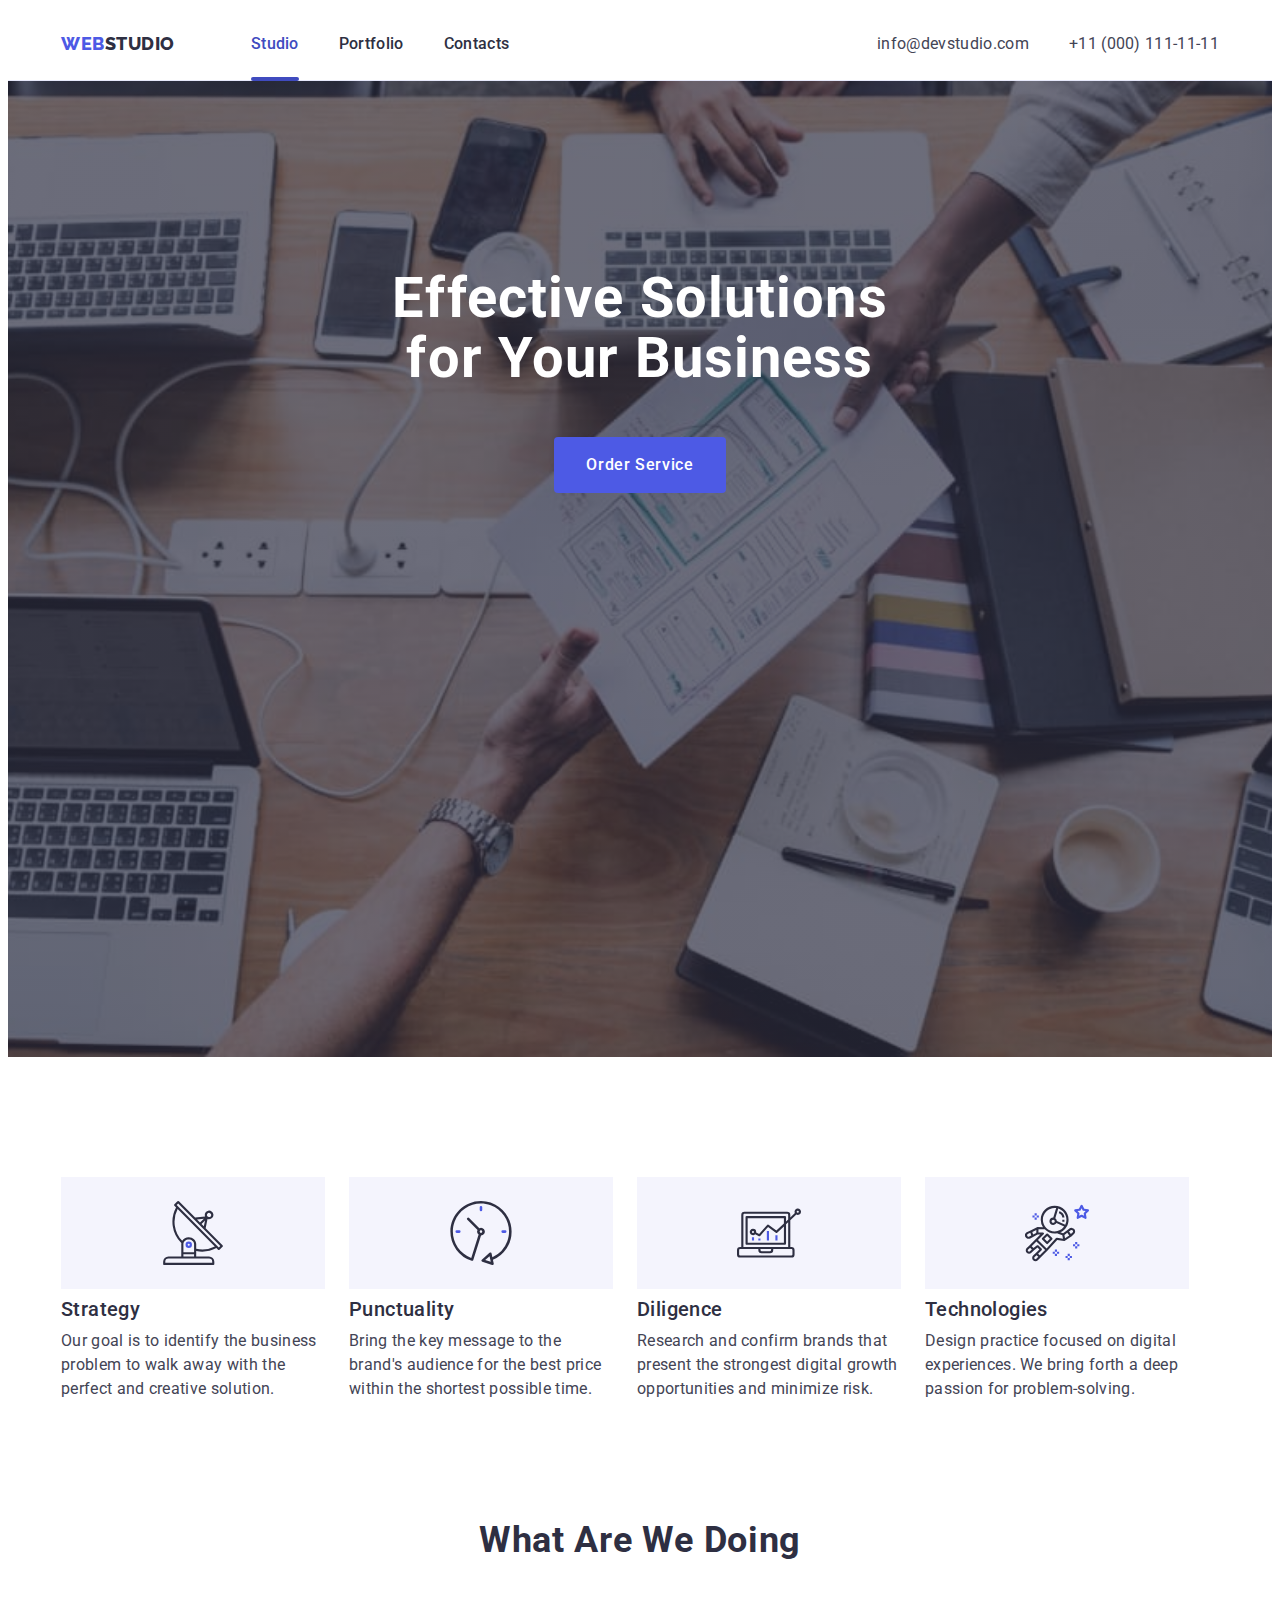
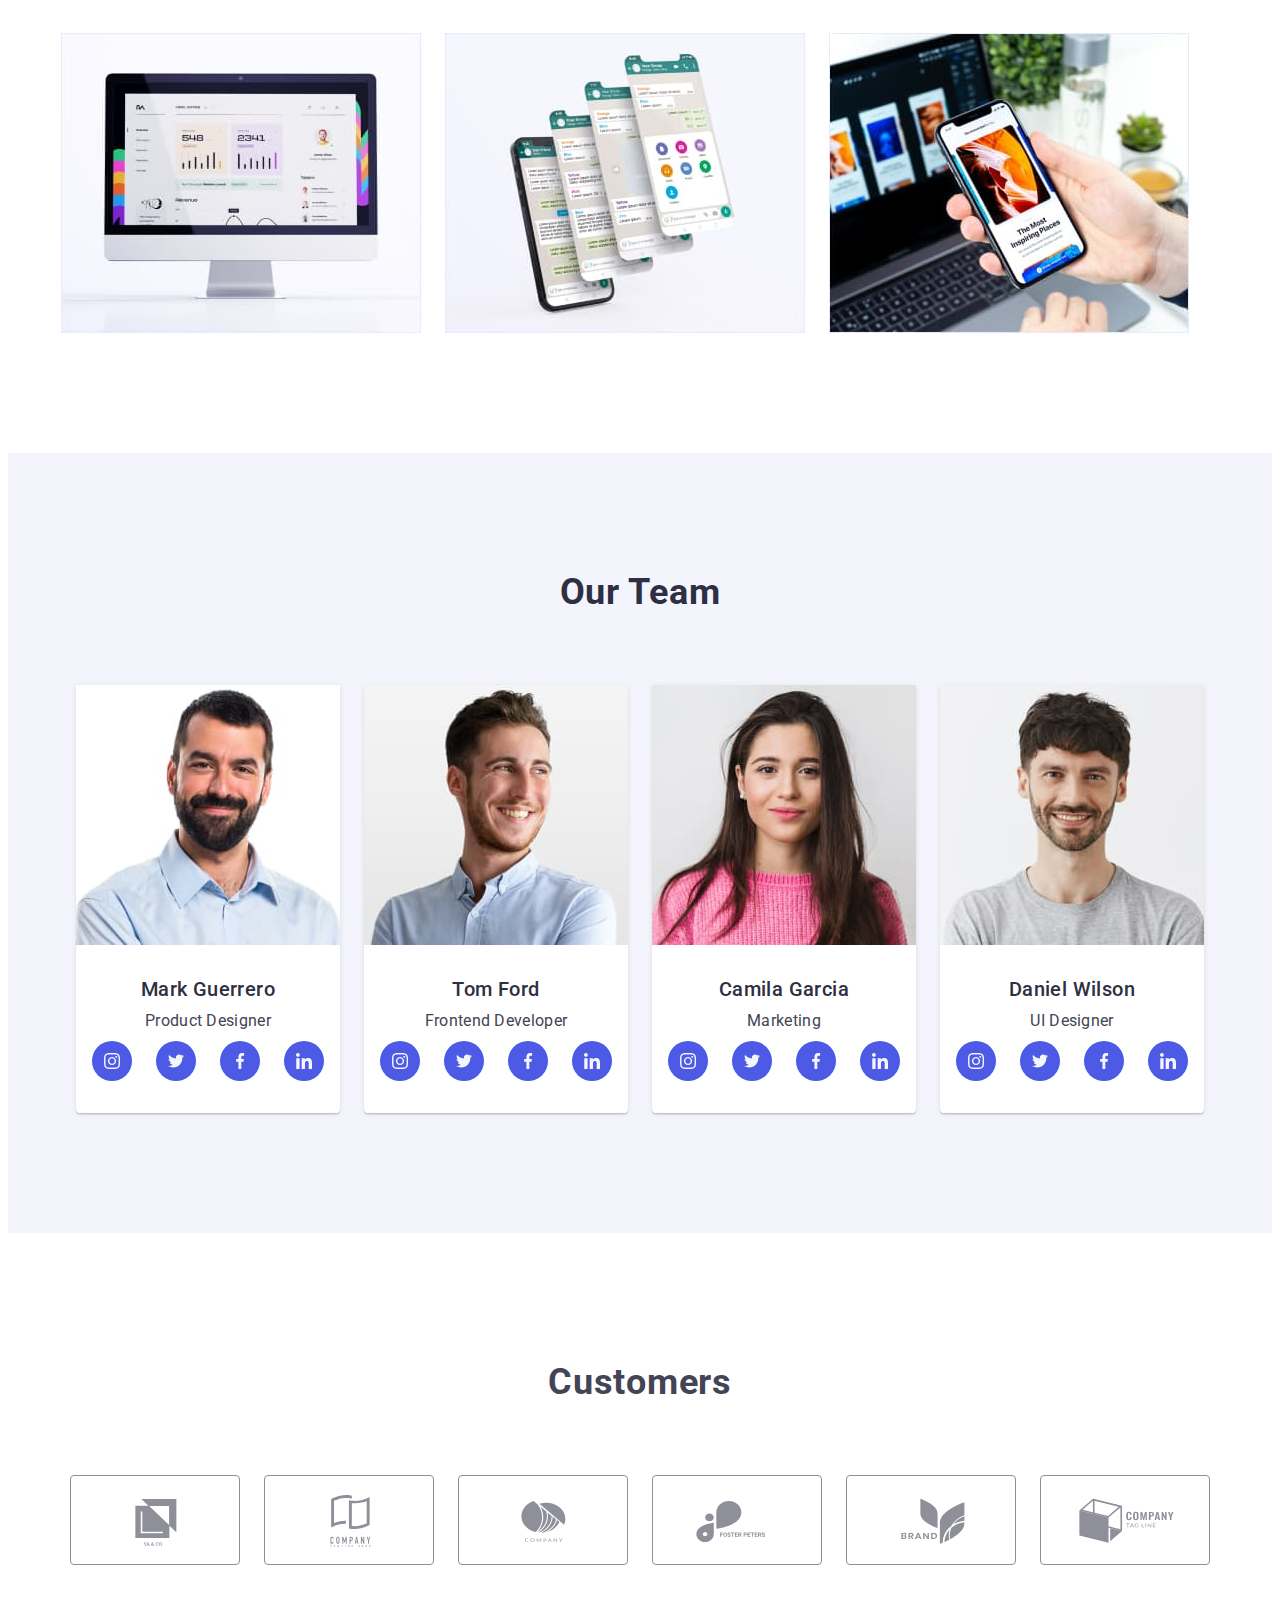
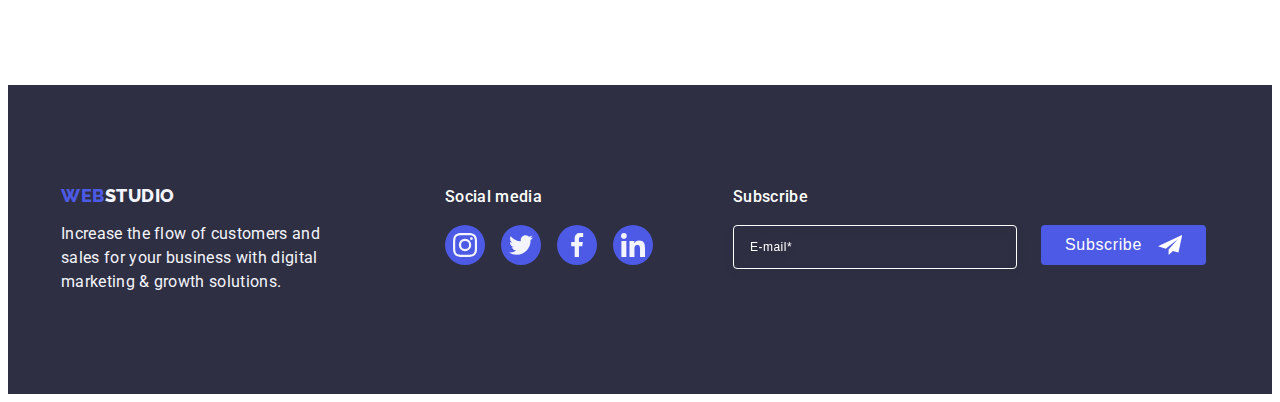
<file: index.html>
<!DOCTYPE html>
<html lang="en">
  <head>
    <meta charset="UTF-8" />
    <meta http-equiv="X-UA-Compatible" content="IE=edge" />
    <meta name="viewport" content="width=device-width, initial-scale=1.0" />
    <title>Webstudio</title>
    <link rel="preconnect" href="https://fonts.googleapis.com" />
    <link rel="preconnect" href="https://fonts.gstatic.com" crossorigin />
    <link
      href="https://fonts.googleapis.com/css2?family=Raleway:wght@800&family=Roboto:wght@400;500;700;900&display=swap"
      rel="stylesheet"
    />
    <link
      rel="stylesheet"
      href="https://cdnjs.cloudflare.com/ajax/libs/modern-normalize/1.1.0/modern-normalize.min.css"
      integrity="sha512-wpPYUAdjBVSE4KJnH1VR1HeZfpl1ub8YT/NKx4PuQ5NmX2tKuGu6U/JRp5y+Y8XG2tV+wKQpNHVUX03MfMFn9Q=="
      crossorigin="anonymous"
      referrerpolicy="no-referrer"
    />

    <link rel="stylesheet" href="./css/styles.css" />
  </head>

  <body>
    <!--===========================HEADER=================================-->
    <header class="header">
      <div class="container header-container">
        <nav class="header-navigation">
          <a class="header-logo link" href="./index.html">
            Web<span class="header-web link">Studio</span>
          </a>
          <ul class="header-list list">
            <li class="header-item">
              <a class="header-link link current" href="./index.html">Studio</a>
            </li>
            <li class="header-item">
              <a class="header-link link" href="./portfolio.html">Portfolio</a>
            </li>
            <li class="header-item">
              <a class="header-link link" href="#">Contacts</a>
            </li>
          </ul>
        </nav>
        <address class="header-contacts">
          <ul class="header-contacts-list list">
            <li class="header-contacts-item">
              <a class="header-address-link link" href="mailto:info@devstudio.com"
                >info@devstudio.com</a
              >
            </li>
            <li class="header-contacts-item">
              <a class="header-address-link link" href="tel:+110001111111">+11 (000) 111-11-11</a>
            </li>
          </ul>
        </address>
      </div>
    </header>
    <main>
      <!--===========================HERO=================================-->
      <section class="hero">
        <div class="container">
          <h1 class="hero-title">Effective Solutions for Your Business</h1>
          <button class="hero-button btn" data-modal-open type="button">Order Service</button>
        </div>
      </section>
      <!--=================Advantages======================-->
      <section class="advantages section">
        <div class="container">
          <h2 class="hidden-title visually-hidden" hidden>our advantagy</h2>
          <ul class="advantages-list list">
            <li class="advantages-item">
              <a class="advantages-soc-link" href>
                <svg class="advantages-soc-icon" width="64" height="64">
                  <use href="./images/icon/icons.svg#icon-antenna"></use>
                </svg>
              </a>
              <h3 class="advantages-title">Strategy</h3>
              <p class="advantages-text list">
                Our goal is to identify the business problem to walk away with the perfect and
                creative solution.
              </p>
            </li>

            <li class="advantages-item">
              <a class="advantages-soc-link" href>
                <svg class="advantages-soc-icon" width="64" height="64">
                  <use href="./images/icon/icons.svg#icon-clock"></use>
                </svg>
              </a>
              <h3 class="advantages-title">Punctuality</h3>
              <p class="advantages-text list">
                Bring the key message to the brand's audience for the best price within the shortest
                possible time.
              </p>
            </li>

            <li class="advantages-item">
              <a class="advantages-soc-link" href>
                <svg class="advantages-soc-icon" width="64" height="64">
                  <use href="./images/icon/icons.svg#icon-diagram"></use>
                </svg>
              </a>
              <h3 class="advantages-title">Diligence</h3>
              <p class="advantages-text list">
                Research and confirm brands that present the strongest digital growth opportunities
                and minimize risk.
              </p>
            </li>

            <li class="advantages-item">
              <a class="advantages-soc-link" href>
                <svg class="advantages-soc-icon" width="64" height="64">
                  <use href="./images/icon/icons.svg#icon-astronaut"></use>
                </svg>
              </a>
              <h3 class="advantages-title">Technologies</h3>
              <p class="advantages-text list">
                Design practice focused on digital experiences. We bring forth a deep passion for
                problem-solving.
              </p>
            </li>
          </ul>
        </div>
      </section>
      <!--=================Work======================-->
      <section class="work">
        <div class="container">
          <h2 class="work-title">What are we doing</h2>
          <ul class="work-list list">
            <li class="work-item">
              <img src="./images/section_img/mon.jpg" alt="analytics" width="360" height="300" />
            </li>
            <li class="work-item">
              <img src="./images/section_img/mes.jpg" alt="massenger" width="360" height="300" />
            </li>
            <li class="work-item">
              <img
                src="./images/section_img/web.jpg"
                alt="web aplication"
                width="360"
                height="300"
              />
            </li>
          </ul>
        </div>
      </section>
      <!--=================Team======================-->
      <section class="team section">
        <div class="container">
          <h2 class="team-title">Our Team</h2>
          <ul class="team-list list">
            <li class="team-item">
              <img src="./images/team/mark.jpg" alt="photo Mark Guerrero" width="264" />
              <div class="team-subject">
                <h3 class="team-subtitle">Mark Guerrero</h3>
                <p class="team-text">Product Designer</p>
                <ul class="team-soc-list list">
                  <li class="team-soc-item">
                    <a class="team-soc-link link" href="#">
                      <svg class="team-soc-icon" width="16" height="16">
                        <use href="./images/icon/icons.svg#icon-instagram"></use>
                      </svg>
                    </a>
                  </li>
                  <li class="team-soc-item">
                    <a class="team-soc-link link" href="#">
                      <svg class="team-soc-icon" width="16" height="16">
                        <use href="./images/icon/icons.svg#icon-twitter"></use>
                      </svg>
                    </a>
                  </li>
                  <li class="team-soc-item">
                    <a class="team-soc-link link" href="#">
                      <svg class="team-soc-icon" width="16" height="16">
                        <use href="./images/icon/icons.svg#icon-facebook"></use>
                      </svg>
                    </a>
                  </li>
                  <li class="team-soc-item">
                    <a class="team-soc-link link" href="#">
                      <svg class="team-soc-icon" width="16" height="16">
                        <use href="./images/icon/icons.svg#icon-linkedin"></use>
                      </svg>
                    </a>
                  </li>
                </ul>
              </div>
            </li>
            <li class="team-item">
              <img src="./images/team/tom.jpg" alt="photo Tom Ford" width="264" />
              <div class="team-subject">
                <h3 class="team-subtitle">Tom Ford</h3>
                <p class="team-text">Frontend Developer</p>
                <ul class="team-soc-list list">
                  <li class="team-soc-item">
                    <a class="team-soc-link link" href="#">
                      <svg class="team-soc-icon" width="16" height="16">
                        <use href="./images/icon/icons.svg#icon-instagram"></use>
                      </svg>
                    </a>
                  </li>
                  <li class="team-soc-item">
                    <a class="team-soc-link link" href="#">
                      <svg class="team-soc-icon" width="16" height="16">
                        <use href="./images/icon/icons.svg#icon-twitter"></use>
                      </svg>
                    </a>
                  </li>
                  <li class="team-soc-item">
                    <a class="team-soc-link link" href="#">
                      <svg class="team-soc-icon" width="16" height="16">
                        <use href="./images/icon/icons.svg#icon-facebook"></use></svg
                    ></a>
                  </li>
                  <li class="team-soc-item">
                    <a class="team-soc-link link" href="#">
                      <svg class="team-soc-icon" width="16" height="16">
                        <use href="./images/icon/icons.svg#icon-linkedin"></use></svg
                    ></a>
                  </li>
                </ul>
              </div>
            </li>
            <li class="team-item">
              <img src="./images/team/cam.jpg" alt="photo Camila Garcia" width="264" />
              <div class="team-subject">
                <h3 class="team-subtitle">Camila Garcia</h3>
                <p class="team-text">Marketing</p>
                <ul class="team-soc-list list">
                  <li class="team-soc-item">
                    <a class="team-soc-link link" href="#">
                      <svg class="team-soc-icon" width="16" height="16">
                        <use href="./images/icon/icons.svg#icon-instagram"></use>
                      </svg>
                    </a>
                  </li>
                  <li class="team-soc-item">
                    <a class="team-soc-link link" href="#">
                      <svg class="team-soc-icon" width="16" height="16">
                        <use href="./images/icon/icons.svg#icon-twitter"></use>
                      </svg>
                    </a>
                  </li>
                  <li class="team-soc-item">
                    <a class="team-soc-link link" href="#">
                      <svg class="team-soc-icon" width="16" height="16">
                        <use href="./images/icon/icons.svg#icon-facebook"></use>
                      </svg>
                    </a>
                  </li>
                  <li class="team-soc-item">
                    <a class="team-soc-link link" href="#">
                      <svg class="team-soc-icon" width="16" height="16">
                        <use href="./images/icon/icons.svg#icon-linkedin"></use></svg
                    ></a>
                  </li>
                </ul>
              </div>
            </li>
            <li class="team-item">
              <img src="./images/team/dan.jpg" alt="photo Daniel Wilson" width="264" />
              <div class="team-subject">
                <h3 class="team-subtitle">Daniel Wilson</h3>
                <p class="team-text">UI Designer</p>
                <ul class="team-soc-list list">
                  <li class="team-soc-item">
                    <a class="team-soc-link link" href="#">
                      <svg class="team-soc-icon" width="16" height="16">
                        <use href="./images/icon/icons.svg#icon-instagram"></use>
                      </svg>
                    </a>
                  </li>
                  <li class="team-soc-item">
                    <a class="team-soc-link link" href="#">
                      <svg class="team-soc-icon" width="16" height="16">
                        <use href="./images/icon/icons.svg#icon-twitter"></use>
                      </svg>
                    </a>
                  </li>
                  <li class="team-soc-item">
                    <a class="team-soc-link link" href="#">
                      <svg class="team-soc-icon" width="16" height="16">
                        <use href="./images/icon/icons.svg#icon-facebook"></use></svg
                    ></a>
                  </li>
                  <li class="team-soc-item">
                    <a class="team-soc-link link" href="#">
                      <svg class="team-soc-icon" width="16" height="16">
                        <use href="./images/icon/icons.svg#icon-linkedin"></use></svg
                    ></a>
                  </li>
                </ul>
              </div>
            </li>
          </ul>
        </div>
      </section>

      <!-- -----------------------------CUSTOMERS------------------------- -->
      <section class="customers">
        <div class="container">
          <h2 class="customers-title">Customers</h2>
          <ul class="customers-list list">
            <li class="customers-item">
              <a class="customers-link link" href="#">
                <svg class="customers-icon" width="104" height="56">
                  <use href="./images/icon/icons.svg#icon-logo"></use>
                </svg>
              </a>
            </li>
            <li class="customers-item">
              <a class="customers-link link" href="#">
                <svg class="customers-icon" width="104" height="56">
                  <use href="./images/icon/icons.svg#icon-logo-1"></use>
                </svg>
              </a>
            </li>
            <li class="customers-item">
              <a class="customers-link link" href="#">
                <svg class="customers-icon" width="104" height="56">
                  <use href="./images/icon/icons.svg#icon-logo-2"></use>
                </svg>
              </a>
            </li>
            <li class="customers-item">
              <a class="customers-link link" href="#">
                <svg class="customers-icon" width="104" height="56">
                  <use href="./images/icon/icons.svg#icon-logo-3"></use>
                </svg>
              </a>
            </li>
            <li class="customers-item">
              <a class="customers-link link" href="#">
                <svg class="customers-icon" width="104" height="56">
                  <use href="./images/icon/icons.svg#icon-logo-4"></use>
                </svg>
              </a>
            </li>
            <li class="customers-item">
              <a class="customers-link link" href="#">
                <svg class="customers-icon" width="104" height="56">
                  <use href="./images/icon/icons.svg#icon-logo-5"></use>
                </svg>
              </a>
            </li>
          </ul>
        </div>
      </section>
    </main>

    <!--==================================FOOTER=============================-->
    <footer class="footer-section">
      <div class="container container-footer">
        <div>
          <a class="footer-logo link" href="./index.html">
            WEB<span class="footer-web">Studio</span></a
          >
          <p class="footer-text">
            Increase the flow of customers and sales for your business with digital marketing &
            growth solutions.
          </p>
        </div>
        <!--===================================SOCIAL-FOOTER ================================== -->
        <div class="footer-soc">
          <p class="footer-text-soc">Social media</p>
          <ul class="footer-list list">
            <li class="footer-item">
              <a href="https://www.instagram.com/zaletay_na_metle/" class="footer-link link">
                <svg class="footer-icon" width="24" height="24">
                  <use href="./images/icon/icons.svg#icon-instagram-2"></use>
                </svg>
              </a>
            </li>
            <li class="footer-item">
              <a class="footer-link link" href="#">
                <svg class="footer-icon" width="24" height="24">
                  <use href="./images/icon/icons.svg#icon-twitter-1"></use>
                </svg>
              </a>
            </li>
            <li class="footer-item">
              <a class="footer-link link" href="#">
                <svg class="footer-icon" width="24" height="24">
                  <use href="./images/icon/icons.svg#icon-facebook-1"></use>
                </svg>
              </a>
            </li>
            <li class="footer-item">
              <a class="footer-link link" href="#">
                <svg class="footer-icon" width="24" height="24">
                  <use href="./images/icon/icons.svg#icon-linkedin-1"></use>
                </svg>
              </a>
            </li>
          </ul>
        </div>
        <!--===========================SubscribeFooter==================-->
        <div class="subscribe-container">
          <p class="subscribe-title">Subscribe</p>
          <form class="footer-flex-subscribe">
            <input
              type="text"
              name="email"
              id="email"
              class="subscribe-email"
              placeholder="E-mail*"
              required
              title="your email"
            />

            <button class="subscribe-button" type="submit">
              Subscribe

              <svg class="icon-subscribe" width="24" height="24">
                <use href="./images/icon/icons.svg#icon-icon_send"></use>
              </svg>
            </button>
          </form>
        </div>
      </div>
    </footer>
    <!--================================MODAL======================================= -->
    <div class="backdrop is-hidden" data-modal>
      <div class="modal">
        <button type="button" data-modal-close class="modal-close-btn">
          <svg class="close-icon" width="8" height="8">
            <use href="./images/icon/icons.svg#icon-close-btm"></use>
          </svg>
        </button>
        <!--=====================FORM========================-->
        <p class="modal-title">Leave your contacts and we will call you back</p>
        <form class="modal-form">
          <div class="modal-field">
            <label for="user-name" class="input-text">Name</label>
            <div class="input-wrap">
              <input
                type="text"
                id="user-name"
                name="user-name"
                class="modal-input"
                placeholder="Vitaliy Kovalenko*"
                required
              />
              <svg class="modal-icon" width="18" height="24">
                <use href="./images/icon/icons.svg#icon-name"></use>
              </svg>
            </div>
          </div>

          <div class="modal-field">
            <label for="user-tel" class="input-text">Phone</label>
            <div class="input-wrap">
              <input
                type="tel"
                name="user-tel"
                id="user-tel"
                class="modal-input"
                placeholder="+380 (00) 000-00-00*"
                required
                title="your phone number"
              />
              <svg class="modal-icon" width="18" height="24">
                <use href="./images/icon/icons.svg#icon-phone"></use>
              </svg>
            </div>
          </div>
          <div class="modal-field">
            <label for="user-email" class="input-text">Email</label>
            <div class="input-wrap">
              <input
                type="email"
                name="user-email"
                id="user-email"
                class="modal-input"
                placeholder="Enter email*"
                required
                title="your email"
              />
              <svg class="modal-icon" width="18" height="24">
                <use href="./images/icon/icons.svg#icon-email"></use>
              </svg>
            </div>
          </div>
          <div class="modal-field-comment">
            <label for="user-text" class="input-text">Comment</label>
            <textarea
              name="user-text"
              id="user-text"
              class="modal-textarea"
              placeholder="Text input"
            ></textarea>
          </div>
          <input
            class="check-input visually-hidden"
            type="checkbox"
            name=""
            id="accept"
            value="true"
          />
          <label for="accept" class="check-text">
            <span>
              <svg class="checker-icon" width="10" height="8">
                <use href="./images/icon/icons.svg#icon-check"></use>
              </svg>
            </span>
            I accept the terms and conditions of the <a href="#"> Privacy Policy</a></label
          >
          <button class="modal-button btn" type="submit">Send</button>
        </form>
      </div>
    </div>
    <script src="./js/modal.js"></script>
  </body>
</html>
<!-- <label class="modal-label">
      <span>Name</span>
      <span class="input-wrap">
        <input
          type="text"
          name="user-name"
          class="modal-input"
          placeholder="Vitaliy Kovalenko*"
          required
        />
        <svg class="modal-icon" width="18" height="24">
          <use href="./images/icon/icons.svg#icon-name"></use>
        </svg>
      </span>
    </label> -->
</file>
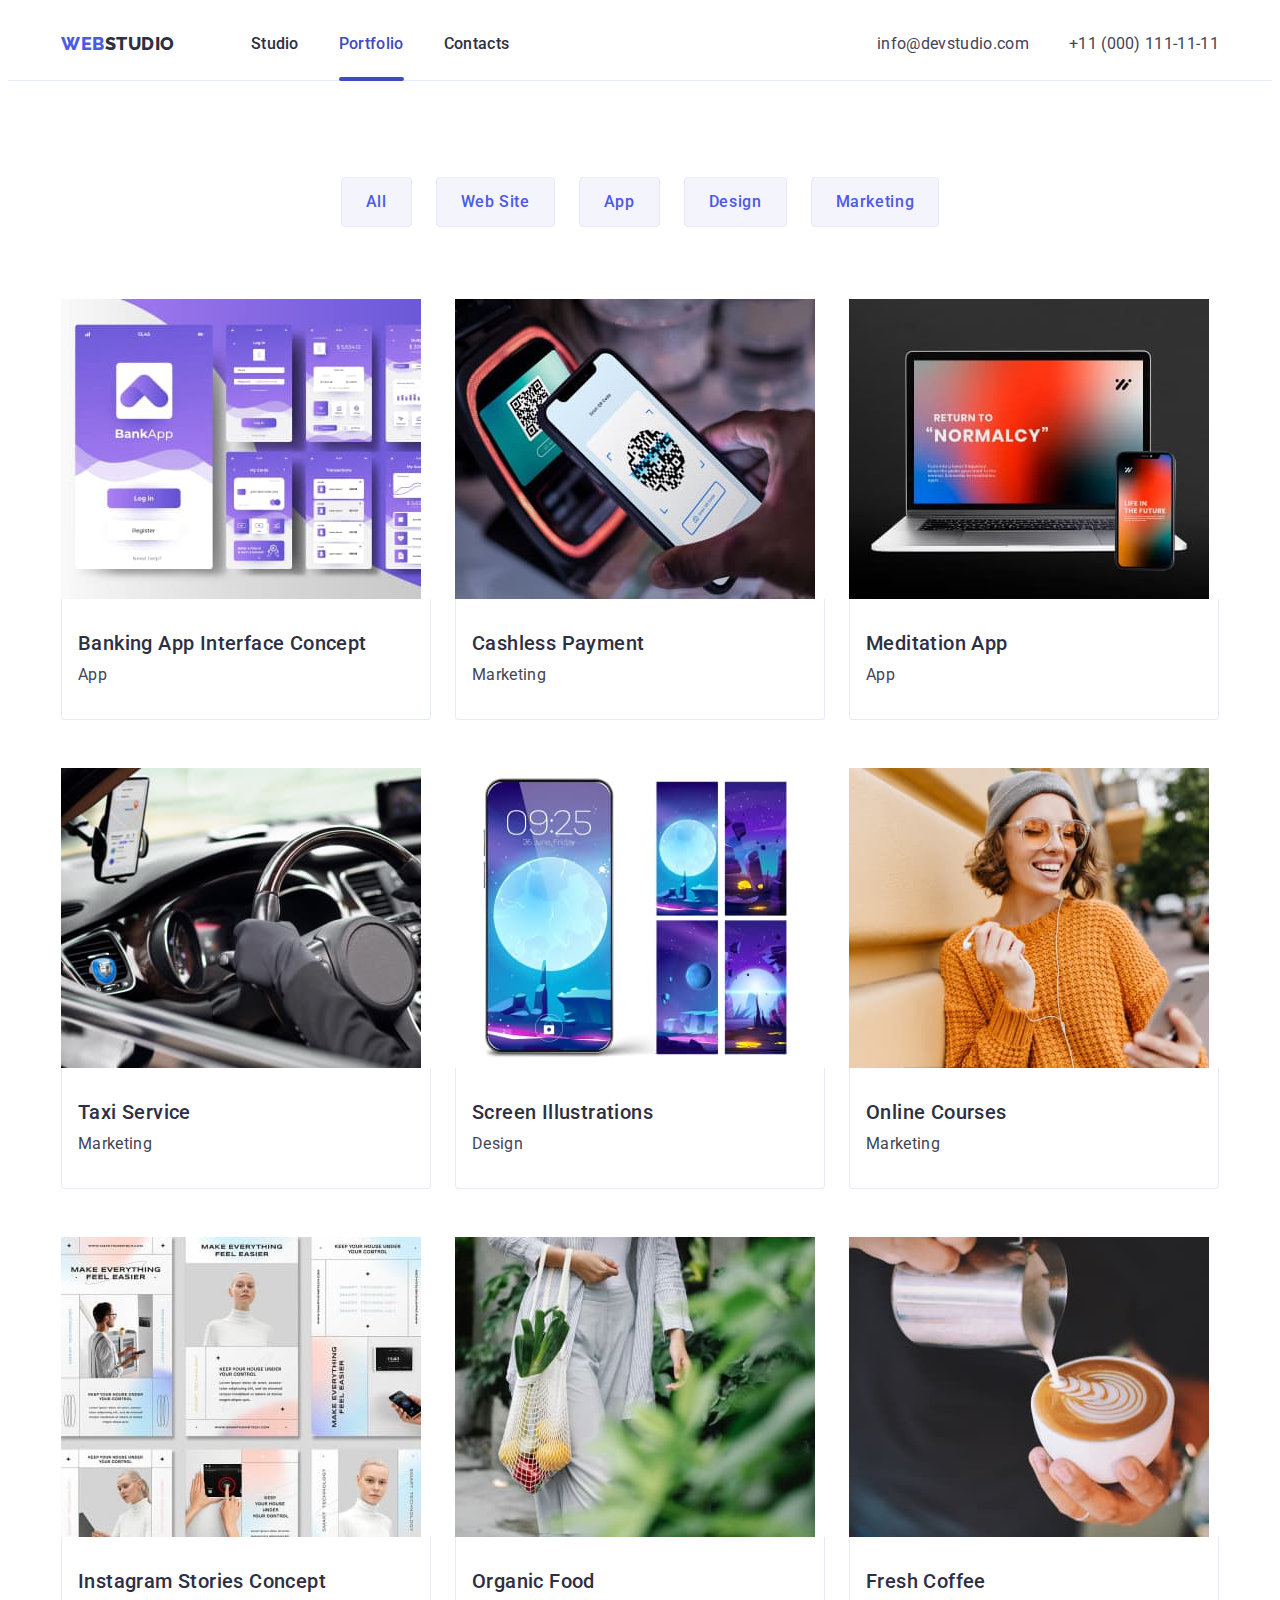
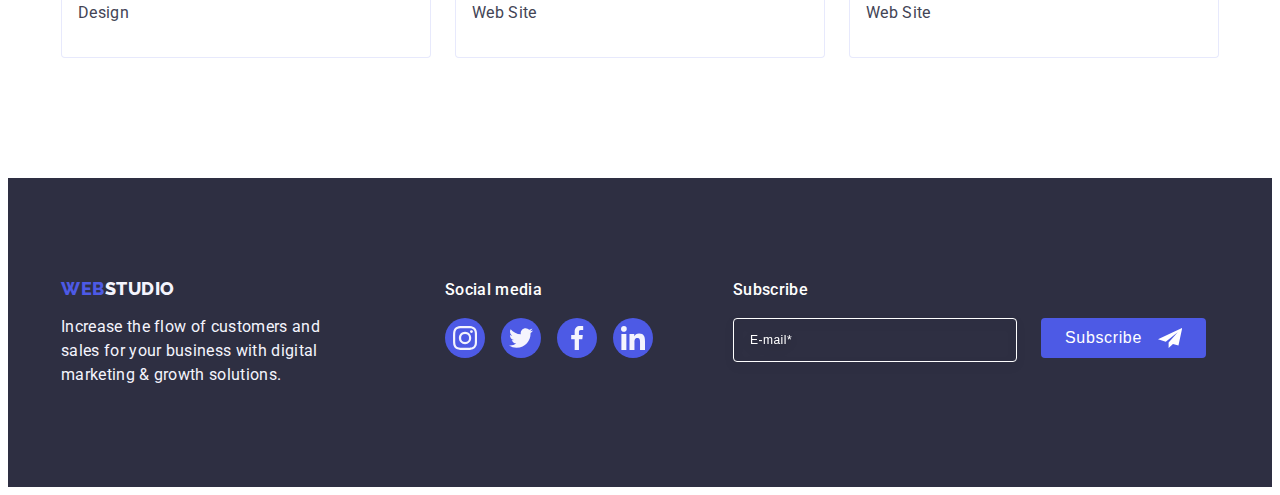
<file: portfolio.html>
<!DOCTYPE html>
<html lang="en">
  <head>
    <meta charset="UTF-8" />
    <meta http-equiv="X-UA-Compatible" content="IE=edge" />
    <meta name="viewport" content="width=device-width, initial-scale=1.0" />
    <title>Webstudio</title>
    <link rel="preconnect" href="https://fonts.googleapis.com" />
    <link rel="preconnect" href="https://fonts.gstatic.com" crossorigin />
    <link
      href="https://fonts.googleapis.com/css2?family=Raleway:wght@800&family=Roboto:wght@400;500;700;900&display=swap"
      rel="stylesheet"
    />
    <link
      rel="stylesheet"
      href="https://cdnjs.cloudflare.com/ajax/libs/modern-normalize/1.1.0/modern-normalize.min.css"
      integrity="sha512-wpPYUAdjBVSE4KJnH1VR1HeZfpl1ub8YT/NKx4PuQ5NmX2tKuGu6U/JRp5y+Y8XG2tV+wKQpNHVUX03MfMFn9Q=="
      crossorigin="anonymous"
      referrerpolicy="no-referrer"
    />
    <link rel="stylesheet" href="./css/styles.css" />
  </head>

  <body>
    <!--===========================HEADER=================================-->
    <header class="header section-portfolio">
      <div class="container header-container">
        <nav class="header-navigation">
          <a class="header-logo link" href="./index.html">
            Web<span class="header-web link">Studio</span>
          </a>
          <ul class="header-list list">
            <li class="header-item">
              <a class="header-link link" href="./index.html">Studio</a>
            </li>
            <li class="header-item">
              <a class="header-link link current" href="./portfolio.html">Portfolio</a>
            </li>
            <li class="header-item link"><a class="header-link link" href="">Contacts</a></li>
          </ul>
        </nav>
        <address class="header-contacts">
          <ul class="header-contacts-list list">
            <li class="header-contacts-item">
              <a class="header-address-link link" href="mailto:info@devstudio.com"
                >info@devstudio.com</a
              >
            </li>
            <li class="header-contacts-item">
              <a class="header-address-link link" href="tel:+110001111111">+11 (000) 111-11-11</a>
            </li>
          </ul>
        </address>
      </div>
    </header>
    <main>
      <!--=================NAVIBUTTON======================-->
      <section class="navibutton">
        <div class="container">
          <h1 class="visually-hidden" hidden>Our prodacts</h1>
          <ul class="menu-list-btn list">
            <li class="menu-item"><button class="menu-btn-text" type="button">All</button></li>
            <li class="menu-item"><button class="menu-btn-text" type="button">Web Site</button></li>
            <li class="menu-item"><button class="menu-btn-text" type="button">App</button></li>
            <li class="menu-item"><button class="menu-btn-text" type="button">Design</button></li>
            <li class="menu-item">
              <button class="menu-btn-text" type="button">Marketing</button>
            </li>
          </ul>
          <ul class="products-list list">
            <li class="products-item">
              <a class="products-link link" href="#">
                <div class="products-link-wrapper">
                  <img src="./images/portfolio_img/banking-app.jpg" alt="Banking App" width="360" />
                  <p class="overlay">
                    Lorem ipsum dolor sit amet consectetur adipisicing elit. Illum iure suscipit
                    optio debitis mollitia itaque unde sit. Quisquam nesciunt consequuntur error
                    iure dolore non, dolores eaque, perspiciatis veniam commodi veritatis quibusdam
                    illo aliquid blanditiis assumenda soluta ipsa? Tenetur dolorem aspernatur libero
                    ipsam tempora modi, soluta culpa blanditiis, sit eaque necessitatibus dicta
                    beatae, suscipit fugit quisquam cumque doloribus ab rerum. Eius vero alias
                    commodi, quam iure illo unde sequi dicta ex.
                  </p>
                </div>
                <div class="products-subject">
                  <h2 class="products-title">Banking App Interface Concept</h2>
                  <p class="products-descriptions">App</p>
                </div>
              </a>
            </li>
            <li class="products-item">
              <a class="products-link link" href="#">
                <div class="products-link-wrapper">
                  <img src="./images/portfolio_img/payment.jpg" alt="payment" width="360" />
                  <p class="overlay">
                    Lorem ipsum dolor sit amet consectetur adipisicing elit. Error atque sapiente
                    quasi nulla id voluptatibus. Vel, repudiandae odio eos blanditiis, distinctio
                    voluptatum aperiam error non explicabo quisquam delectus. In, itaque? Assumenda,
                    itaque. Doloribus a, sit sunt mollitia vitae corporis odit corrupti consequuntur
                    libero saepe necessitatibus, id, nemo sapiente consequatur magnam pariatur culpa
                    harum maxime modi deleniti labore deserunt totam quo!
                  </p>
                </div>
                <div class="products-subject">
                  <h2 class="products-title">Cashless Payment</h2>
                  <p class="products-descriptions">Marketing</p>
                </div>
              </a>
            </li>
            <li class="products-item">
              <a class="products-link link" href="#">
                <div class="products-link-wrapper">
                  <img
                    src="./images/portfolio_img/meditation-app.jpg"
                    alt="meditation app"
                    width="360"
                  />
                  <p class="overlay">
                    Lorem ipsum dolor sit amet consectetur adipisicing elit. Ea modi soluta id
                    blanditiis aperiam sequi natus alias rerum impedit. Laborum corrupti veritatis
                    repellat numquam commodi. Illum eos consequatur non suscipit doloribus eligendi
                    alias atque hic! Vitae corrupti provident nemo voluptatum exercitationem et nam
                    quod odio dolorem aliquid ipsum, voluptate, magni architecto? Dolorem, eaque
                    harum possimus porro, excepturi recusandae cupiditate quo vel qui dicta, sint
                    nulla ad ratione earum? Ducimus reprehenderit optio laudantium cum fugit autem
                    explicabo. Aut aliquam consectetur ea, corporis repellendus reiciendis officiis
                    ut unde magnam consequuntur libero minus magni nam tenetur omnis asperiores,
                    tempora perspiciatis cum non quod.
                  </p>
                </div>
                <div class="products-subject">
                  <h2 class="products-title">Meditation App</h2>
                  <p class="products-descriptions">App</p>
                </div>
              </a>
            </li>
            <li class="products-item">
              <a class="products-link link" href="#">
                <div class="products-link-wrapper">
                  <img
                    src="./images/portfolio_img/taxi-service.jpg"
                    alt="taxi service"
                    width="360"
                  />
                  <p class="overlay">
                    Lorem ipsum, dolor sit amet consectetur adipisicing elit. Ipsam, distinctio.
                  </p>
                </div>
                <div class="products-subject">
                  <h2 class="products-title">Taxi Service</h2>
                  <p class="products-descriptions">Marketing</p>
                </div>
              </a>
            </li>
            <li class="products-item">
              <a class="products-link link" href="#">
                <div class="products-link-wrapper">
                  <img
                    src="./images/portfolio_img/illustration.jpg"
                    alt="Screen Illustrations"
                    width="360"
                  />
                  <p class="overlay">Lorem ipsum dolor sit amet.</p>
                </div>
                <div class="products-subject">
                  <h2 class="products-title">Screen Illustrations</h2>
                  <p class="products-descriptions">Design</p>
                </div>
              </a>
            </li>
            <li class="products-item">
              <a class="products-link link" href="#">
                <div class="products-link-wrapper">
                  <img
                    src="./images/portfolio_img/online-courses.jpg"
                    alt="Online Courses"
                    width="360"
                  />
                  <p class="overlay">Lorem, ipsum dolor.</p>
                </div>
                <div class="products-subject">
                  <h2 class="products-title">Online Courses</h2>
                  <p class="products-descriptions">Marketing</p>
                </div>
              </a>
            </li>
            <li class="products-item">
              <a class="products-link link" href="#">
                <div class="products-link-wrapper">
                  <img
                    src="./images/portfolio_img/insta-stories.jpg"
                    alt="Instagram Stories"
                    width="360"
                  />
                  <p class="overlay">
                    Lorem ipsum dolor, sit amet consectetur adipisicing elit. Laudantium, pariatur
                    minus. Asperiores recusandae deserunt cumque? Minima earum accusantium
                    excepturi, similique, dolor eum a sed dicta vitae consectetur, debitis quia
                    quibusdam.
                  </p>
                </div>
                <div class="products-subject">
                  <h2 class="products-title">Instagram Stories Concept</h2>
                  <p class="products-descriptions">Design</p>
                </div>
              </a>
            </li>
            <li class="products-item">
              <a class="products-link link" href="#">
                <div class="products-link-wrapper">
                  <img
                    src="./images/portfolio_img/organic-food.jpg"
                    alt="Organic Food"
                    width="360"
                  />
                  <p class="overlay">
                    Lorem ipsum dolor sit amet, consectetur adipisicing elit. Modi maxime nesciunt
                    veritatis enim voluptatibus officia ullam quisquam aliquid asperiores ut
                    dignissimos minus vel accusantium pariatur quod, consectetur qui molestias illo
                    architecto soluta eius excepturi nam cupiditate! At enim commodi placeat?
                  </p>
                </div>
                <div class="products-subject">
                  <h2 class="products-title">Organic Food</h2>
                  <p class="products-descriptions">Web Site</p>
                </div>
              </a>
            </li>

            <li class="products-item">
              <a class="products-link link" href="#">
                <div class="products-link-wrapper">
                  <img src="./images/portfolio_img/coffee.jpg" alt="Fresh Coffee" width="360" />
                  <p class="overlay">
                    Lorem ipsum dolor sit amet consectetur adipisicing elit. Molestias maiores qui
                    animi eligendi incidunt debitis quod ipsa quam. Possimus unde culpa ab, tempora
                    ut assumenda est ipsum necessitatibus quas temporibus.
                  </p>
                </div>
                <div class="products-subject">
                  <h2 class="products-title">Fresh Coffee</h2>
                  <p class="products-descriptions">Web Site</p>
                </div>
              </a>
            </li>
          </ul>
        </div>
      </section>
    </main>
    <!--==================================FOOTER=============================-->
    <footer class="footer-section">
      <div class="container container-footer">
        <div>
          <a class="footer-logo link" href="./index.html">
            WEB<span class="footer-web">Studio</span></a
          >
          <p class="footer-text">
            Increase the flow of customers and sales for your business with digital marketing &
            growth solutions.
          </p>
        </div>
        <!--SOCIAL-FOOTER  -->
        <div class="footer-soc">
          <p class="footer-text-soc">Social media</p>
          <ul class="footer-list list">
            <li class="footer-item">
              <a href="#" class="footer-link link">
                <svg class="footer-icon" width="24" height="24">
                  <use href="./images/icon/icons.svg#icon-instagram-2"></use>
                </svg>
              </a>
            </li>
            <li class="footer-item">
              <a class="footer-link link" href="#">
                <svg class="footer-icon" width="24" height="24">
                  <use href="./images/icon/icons.svg#icon-twitter-1"></use>
                </svg>
              </a>
            </li>
            <li class="footer-item">
              <a class="footer-link link" href="#">
                <svg class="footer-icon" width="24" height="24">
                  <use href="./images/icon/icons.svg#icon-facebook-1"></use>
                </svg>
              </a>
            </li>
            <li class="footer-item">
              <a class="footer-link link" href="#">
                <svg class="footer-icon" width="24" height="24">
                  <use href="./images/icon/icons.svg#icon-linkedin-1"></use>
                </svg>
              </a>
            </li>
          </ul>
        </div>
        <!--===========================SubscribeFooter==================-->
        <div class="subscribe-container">
          <p class="subscribe-title">Subscribe</p>
          <form class="footer-flex-subscribe">
            <input
              type="text"
              name="email"
              id="email"
              class="subscribe-email"
              placeholder="E-mail*"
              required
              title="your email"
            />

            <button class="subscribe-button" type="submit">
              Subscribe

              <svg class="icon-subscribe" width="24" height="24">
                <use href="./images/icon/icons.svg#icon-icon_send"></use>
              </svg>
            </button>
          </form>
        </div>
      </div>
      </div>
    </footer>
  </body>
</html>
</file>
<file: css/styles.css>
:root {
  --primery-iris: #4d5ae5;
  --color-ocean: #404bbf;
  --dack-color: #2e2f42;
  --color-green: #31d0aa;
  --color-text: #434455;
  --color-light-slate: #8e8f99;
  --color-acent: #e7e9fc;
  --color-light: #f4f4fd;
  --color-white-background: #ffffff;
  --color-dairy: #fcfcfc;
  --card-set-gap: 20px;
}

body {
  font-family: 'Roboto', sans-serif;
  font-size: 16px;
  color: var(--color-text);
  background-color: var(--color-white-background);
}

h1,
h2,
h3,
h4,
h5,
h6,
p {
  margin-top: 0;
  margin-bottom: 0;
}

ul,
ol {
  margin-top: 0;
  margin-bottom: 0;
  padding-left: 0;
}
img {
  display: block;
  max-width: 100%;
  height: auto;
}
button {
  display: block;
  cursor: pointer;
  border: none;
  border-radius: 4px;
}
address {
  font-style: normal;
}
.list {
  list-style: none;
  padding-left: 0;
  margin: 0;
}
.link {
  text-decoration: none;
  /* color: inherit; */
}
.no-scroll {
  overflow: hidden;
}
/* DEF */
.container {
  width: 1158px;
  padding: 0 15px;
  margin: 0 auto;

  /*outline: 2px solid red;
  background-color: greenyellow;*/
}

.section {
  padding-top: 120px;
  padding-bottom: 120px;
}

.visually-hidden {
  position: absolute;
  width: 1px;
  height: 1px;
  margin: -1px;
  border: 0;
  padding: 0;

  white-space: nowrap;
  clip-path: inset(100%);
  clip: rect(0 0 0 0);
  overflow: hidden;
}
img {
  display: block;
}
/**------------------------------HEADER---------------------------*/

.header {
  /*background: blueviolet;
  border-bottom: 1px solid;*/

  border-bottom: 1px solid var(--color-acent);
}

.header-navigation {
  display: flex;
  align-items: center;
}

.header-logo {
  margin-right: 76px;
  font-family: 'Raleway', sans-serif;
  font-weight: 800;
  font-size: 18px;
  line-height: 1.17;
  letter-spacing: 0.03em;
  text-transform: uppercase;
  color: var(--primery-iris);
  display: flex;
  padding-top: 24px;
  padding-bottom: 24px;
}

.header-web {
  color: var(--dack-color);
}

.header-list {
  display: flex;
  gap: 40px;
}

.header-list li {
  /*outline: 1px solid red;
  background-color: #4aefc8;*/
}

.header-item {
}

.header-link {
  display: block;
  padding-top: 24px;
  padding-bottom: 24px;
  color: var(--dack-color);
  font-weight: 500;
  font-size: 16px;
  line-height: 1.5;
  letter-spacing: 0.02em;
}
.current {
  position: relative;
  color: var(--color-ocean);
}
.current::after {
  position: absolute;
  left: 0;
  bottom: -1px;
  content: '';
  width: 100%;
  height: 4px;
  border-radius: 2px;
  background-color: var(--color-ocean);
}
/*.header-list .header-item:not(:last-child) {
  margin-right: 40px;*/
.header-link {
  transition: color 250ms cubic-bezier(0.4, 0, 0.2, 1);
}
.header-link:hover,
.header-link:focus {
  color: var(--color-ocean);
}

.header-contacts {
  display: flex;
  margin-left: auto;
  font-style: normal;
}
.header-container {
  display: flex;
  align-items: center;
}

.header-contacts-list {
  display: flex;
  gap: 40px;
}
/*.header-contacts-list .header-contacts-item + .header-contacts-item {
  margin-left: 40px;*/

.header-contacts-item {
}

.header-address-link {
  font-style: normal;
  font-weight: 400;
  font-size: 16px;
  line-height: 1.5;
  letter-spacing: 0.02em;
  color: var(--color-text);
  transition: color 250ms cubic-bezier(0.4, 0, 0.2, 1);
}

.header-address-link:hover,
.header-address-link:focus {
  color: var(--color-ocean);
}

/* .current {
  position: relative;
  color: var(--color-ocean);
}
.current::after {
  position: absolute;
  left: 0;
  bottom: -1px;
  content: '';
  width: 100%;
  height: 4px;
  border-radius: 2px;
  background: var(--color-ocean);
} */
/**------------------ Hero----------------------- */
.hero {
  max-width: 1440px;
  margin: 0 auto;

  background-color: var(--dack-color);
  text-align: center;
  padding: 188px 0;

  height: 600px;
  /* background-image: rgba(46, 47, 66, 0.7); */
  background-image: linear-gradient(rgba(46, 47, 66, 0.7), rgba(46, 47, 66, 0.7)),
    url(../images/office/people-office.jpg);
  background-repeat: no-repeat;
  background-position: center;
  background-size: cover;
}
.hero > .hero-title {
}
.hero-title {
  font-family: 'Roboto', sans-serif;
  font-weight: 700;
  font-size: 56px;
  line-height: 1.07;
  letter-spacing: 0.02em;
  color: var(--color-white-background);

  margin-bottom: 48px;
  /* background-color: var(--dack-color); */
  margin-left: auto;
  margin-right: auto;
  max-width: 496px;
}

.hero-button {
  font-family: 'Roboto', sans-serif;
  font-weight: 500;
  font-size: 16px;
  line-height: 1.5;
  display: flex;
  align-items: flex-start;
  letter-spacing: 0.04em;
  color: #ffffff;
  background-color: #4d5ae5;
  transition: background-color 250ms cubic-bezier(0.4, 0, 0.2, 1);
}
.hero-button:hover,
.hero-button:focus {
  background-color: var(--color-ocean);
}
.btn {
  display: inline-block;
  border-radius: 4px;
  padding: 16px 32px;
  min-width: 169px;
}
.hero-title .btn {
  padding-bottom: 188px;
}

/**------------------------------Advantages--------------------*/

.advantages {
  margin-top: 0px;
  margin-bottom: 0px;
  /* background-color: rosybrown; */
}
.hidden-title {
}
.advantages-list {
  display: flex;
  gap: 24px;
}
.advantages-item {
  flex-basis: 264px;
}
.advantages-title {
  font-weight: 500;
  font-size: 20px;
  line-height: 1.2;
  letter-spacing: 0.02em;
  color: var(--dack-color);

  margin-bottom: 8px;
}
.advantages-text {
  font-weight: 400;
  font-size: 16px;
  line-height: 1.5;
  letter-spacing: 0.02em;
  color: var(--color-text);
}
.advantages-soc-link {
  width: 100%;
  height: 112px;

  background-color: var(--color-light);
  display: flex;
  align-items: center;
  justify-content: center;
  margin-bottom: 8px;
  animation-name: changeBgColor;
  animation-duration: 3000ms;
  animation-timing-function: linear;
  animation-iteration-count: infinite;
  animation-direction: alternate;
}
.advantages-soc-link:hover {
  animation-play-state: paused;
}

@keyframes changeBgColor {
  0% {
    background-color: deeppink;
  }

  50% {
    background-color: orange;
  }

  100% {
    background-color: deepskyblue;
  }
}

/**------------------------------Work--------------------*/

.work {
  padding-bottom: 120px;
  /*background-color: coral;*/
}
.work-title {
  margin-bottom: 72px;

  font-weight: 700;
  font-size: 36px;
  line-height: 1.11;
  text-align: center;
  letter-spacing: 0.02em;
  text-transform: capitalize;
  color: var(--dack-color);
}
.work-list {
  display: flex;
  gap: 24px;
}
.work-item {
  width: calc((100% - 48) / 3);
}

/**------------------------------Team--------------------*/
.team {
  background-color: var(--color-light);
}
.team-title {
  margin-bottom: 72px;
  font-weight: 700;
  font-size: 36px;
  line-height: 1.11;
  text-align: center;
  letter-spacing: 0.02em;
  text-transform: capitalize;
  color: var(--dack-color);
}
.team-list {
  display: flex;
  justify-content: center;
  gap: 24px;
}
.team-item {
  background-color: var(--color-white-background);
  box-shadow: 0px 1px 6px rgba(46, 47, 66, 0.08), 0px 1px 1px rgba(46, 47, 66, 0.16),
    0px 2px 1px rgba(46, 47, 66, 0.08);
  border-radius: 0px 0px 4px 4px;
}
.team-subtitle {
  font-weight: 500;
  font-size: 20px;
  line-height: 1.2;
  text-align: center;
  letter-spacing: 0.02em;
  color: var(--dack-color);

  margin-bottom: 8px;
}
.team-text {
  font-size: 16px;
  line-height: 1.5;
  text-align: center;
  letter-spacing: 0.02em;
  /* color: var(--color-text); */
  margin-bottom: 8px;
}
.team-subject {
  padding-top: 32px;
  padding-bottom: 32px;
}

.team-soc-list {
  display: flex;
  justify-content: center;
  gap: 24px;
}

.team-soc-item {
  width: 40px;
  height: 40px;
}
.team-soc-link {
  width: 100%;
  height: 100%;
  border-radius: 50%;
  background-color: var(--primery-iris);
  display: flex;
  align-items: center;
  justify-content: center;
  transition: background-color 250ms cubic-bezier(0.4, 0, 0.2, 1);
}
.team-soc-link:hover,
.team-soc-link:focus {
  background-color: var(--color-ocean);
}

.team-soc-icon {
  fill: var(--color-white-background);
}

/**--------------------------------CUSTOMERS-------------------------*/
.customers {
  margin-top: 0px;
  margin-bottom: 0px;
  padding-top: 130px;
  padding-bottom: 120px;
  /* background: #8c8fc5; */
}
.customers-title {
  margin-bottom: 72px;

  font-weight: 700;
  font-size: 36px;
  line-height: 1.11;
  text-align: center;
  letter-spacing: 0.02em;
  text-transform: capitalize;
}
.customers-list {
  display: flex;
  justify-content: center;
  gap: 24px;
}

.customers-item {
}
.customers-link {
  width: 168px;
  height: 88px;
  border: 1px solid currentColor;
  color: var(--color-light-slate);
  border-radius: 4px;
  display: flex;
  align-items: center;
  justify-content: center;
  transition: color 250ms cubic-bezier(0.4, 0, 0.2, 1);
}
.customers-link:hover,
.customers-link:focus {
  color: var(--color-ocean);
}
/* .customers-link:hover > .customers-icon,
.customers-link:focus > .customers-icon {
  fill: var(--color-ocean);
} */

.customers-icon {
  fill: currentColor;
}

/**------------------------------FOOTER--------------------*/
.footer-section {
  background-color: var(--dack-color);

  padding-top: 100px;
  padding-bottom: 100px;
}
.footer-logo {
  display: flex;

  margin-bottom: 16px;

  font-family: 'Raleway', sans-serif;
  font-weight: 800;
  font-size: 18px;
  line-height: 1.17;
  letter-spacing: 0.03em;
  text-transform: uppercase;
  color: var(--primery-iris);
}
.footer-web {
  font-family: 'Raleway', sans-serif;
  font-weight: 800;
  font-size: 18px;
  line-height: 1.17;
  letter-spacing: 0.03em;
  text-transform: uppercase;
  color: var(--color-light);
}
.footer-text {
  width: 264px;
  line-height: 1.5;
  letter-spacing: 0.02em;
  color: var(--color-light);
}
.footer-logo .link {
}

/**-----------------------------FOOTER_SOCIAL------------------------*/
.container-footer {
  display: flex;
}
.footer-soc {
  margin-left: 120px;
}
.footer-text-soc {
  display: block;
  margin-bottom: 16px;
  width: 208px;

  font-weight: 500;
  font-size: 16px;
  line-height: 1.5;
  letter-spacing: 0.02em;
  color: var(--color-white-background);
}

.footer-list {
  display: flex;
  justify-content: center;
  gap: 16px;
}

.footer-item {
}
.footer-link {
  width: 40px;
  height: 40px;
  border-radius: 50%;

  background-color: var(--primery-iris);
  display: flex;
  align-items: center;
  justify-content: center;
  transition: background-color 250ms cubic-bezier(0.4, 0, 0.2, 1);
}
.footer-link:hover,
.footer-link:focus {
  background-color: var(--color-green);
}
.footer-icon {
  fill: var(--color-light);
}

/**=============================SubscribeFooter==========================*/
.subscribe-container {
  margin-left: 80px;
}

.subscribe-title {
  font-style: normal;
  font-weight: 500;
  font-size: 16px;
  line-height: 1.5;
  letter-spacing: 0.02em;
  color: #ffffff;
  margin-bottom: 16px;
}
.footer-flex-subscribe {
  display: flex;
  gap: 24px;
}
.subscribe-email {
  display: flex;
  align-items: center;
  font-style: normal;
  font-weight: 400;
  font-size: 12px;
  line-height: 0.5;
  letter-spacing: 0.04em;
  color: #ffffff;
  padding-left: 16px;
  width: 264px;
  height: 40px;
  outline: none;
  border: 1px solid #ffffff;
  background-color: transparent;
  filter: drop-shadow(0px 4px 4px rgba(0, 0, 0, 0.15));
  border-radius: 4px;
}
.subscribe-email::placeholder {
  color: #fff;
}
.subscribe-button {
  width: 165px;
  height: 40px;
  padding-left: 24px;

  font-style: normal;
  font-weight: 500;
  font-size: 16px;
  line-height: 1.5;
  padding: 8px 24px;
  gap: 16px;
  border-radius: 4px;
  border: none;
  display: flex;
  justify-content: center;
  align-items: center;
  letter-spacing: 0.04em;
  color: var(--color-white-background);
  cursor: pointer;
  background-color: var(--primery-iris);
  transition: background-color 250ms cubic-bezier(0.4, 0, 0.2, 1);
}

.subscribe-button:focus,
.subscribe-button:hover {
  background-color: var(--color-ocean);
  box-shadow: 0px 4px 4px rgba(0, 0, 0, 0.15);
  border-radius: 4px;
}

/**----------------------BACKDROP---------------------- */

.backdrop {
  position: fixed;
  top: 0;

  width: 100%;
  height: 100%;
  background: rgba(46, 47, 66, 0.4);
  transition: opacity 250ms cubic-bezier(0.4, 0, 0.2, 1),
    visibility 250ms cubic-bezier(0.4, 0, 0.2, 1);
}
.backdrop.is-hidden .modal {
  transform: translate(-50%, -50%) scaleY(0) rotate(-90deg);
}

.modal {
  position: absolute;
  top: 50%;
  left: 50%;
  padding: 72px 24px 24px;

  width: 408px;
  /* height: 576px; */
  background-color: var(--color-dairy);
  border-radius: 4px;
  box-shadow: 0px 1px 1px rgba(0, 0, 0, 0.14), 0px 1px 3px rgba(0, 0, 0, 0.12),
    0px 2px 1px rgba(0, 0, 0, 0.2);

  transform: translate(-50%, -50%) scale(1) rotate(0);
  transition: transform 250ms cubic-bezier(0.4, 0, 0.2, 1);
}

.modal-close-btn {
  position: absolute;
  top: 24px;
  right: 24px;
  padding: 0;
  width: 24px;
  height: 24px;
  border: 1px solid rgba(0, 0, 0, 0.1);
  background-color: var(--color-acent);
  border-radius: 50%;
  display: block;
  margin-left: auto;
  display: flex;
  align-items: center;
  justify-content: center;
  cursor: pointer;
  transition: background-color 250ms cubic-bezier(0.4, 0, 0.2, 1),
    fill 250ms cubic-bezier(0.4, 0, 0.2, 1);
}
.close-icon {
  color: var(--color-white-background);
}

.modal-close-btn:hover,
.modal-close-btn:focus {
  background-color: var(--color-ocean);
  fill: var(--color-white-background);
}

.is-hidden {
  opacity: 0;
  visibility: hidden;
  pointer-events: none;
}

/**================================FORM============================*/

.modal-title {
  font-weight: 500;
  font-size: 16px;
  line-height: 1.5em;
  text-align: center;
  letter-spacing: 0.02em;
  color: var(--dack-color);

  margin-bottom: 16px;
}
.modal-form {
  display: flex;
  flex-direction: column;
}
.modal-input {
  width: 100%;
  height: 40px;
  border: 1px solid rgba(46, 47, 66, 0.4);
  border-radius: 4px;
  padding-left: 40px;
  outline: transparent;
  transition: border-color 250ms cubic-bezier(0.4, 0, 0.2, 1),
    background-color 250ms cubic-bezier(0.4, 0, 0.2, 1);
}
.modal-input:focus {
  border-color: var(--primery-iris);
}
.modal-input:focus + .modal-icon {
  fill: var(--primery-iris);
}

.modal-textarea {
  width: 100%;
  height: 120px;
  border: 1px solid rgba(46, 47, 66, 0.4);
  border-radius: 4px;
  padding-left: 16px;
  padding-top: 12px;
  outline: transparent;
  resize: none;
}
.modal-input:not(focus):not(:placeholder-shown):valid {
  background-color: rgba(214, 255, 220, 0.792);
}
.modal-input:not(focus):not(:placeholder-shown):invalid {
  background-color: rgba(254, 209, 214, 0.793);
}

.input-text {
  display: block;
  font-weight: 400;
  font-size: 12px;
  line-height: 1.17;
  letter-spacing: 0.04em;
  color: var(--color-light-slate);
  margin-bottom: 4px;
}
.modal-field {
  /* display: block; */
  /* font-weight: 400; */
  font-size: 12px;
  /* line-height: 1.17; */
  /* letter-spacing: 0.04em; */
  /* color: var(--color-light-slate); */

  margin-bottom: 8px;
}
.modal-field-comment {
  margin-bottom: 16px;
}
.modal-icon {
  position: absolute;
  left: 15px;
  top: 50%;
  transform: translateY(-50%);
  transition: fill 250ms cubic-bezier(0.4, 0, 0.2, 1);
}
.input-wrap {
  position: relative;
}
/* .modal-input::placeholder {
  color: var(--primery-iris);
} */

.modal-button {
  font-family: 'Roboto', sans-serif;
  font-weight: 500;
  align-self: center;
  font-size: 16px;
  line-height: 1.5;
  padding: 16px 32px;
  letter-spacing: 0.04em;
  color: var(--color-white-background);
  background-color: var(--primery-iris);
  transition: background-color 250ms cubic-bezier(0.4, 0, 0.2, 1);
  align-self: center;
  display: inline-block;
  /* margin-top: 24px; */
}
.submit-button:hover,
.submit-button:focus {
  background-color: var(--color-ocean);
}
.modal-button:hover,
.modal-button:focus {
  background-color: var(--color-ocean);
}
.btn {
  border-radius: 4px;
  padding: 16px 32px;
  min-width: 169px;
}
.modal-label {
}

.check-text {
  display: flex;
  align-items: center;

  font-style: normal;
  font-weight: 400;
  font-size: 12px;
  line-height: 1.17;
  letter-spacing: 0.04em;
  margin-bottom: 24px;
}
.check-text span {
  width: 16px;
  height: 16px;
  border: 1px solid rgba(89, 91, 125, 0.4);
  border-radius: 2px;
  display: flex;
  align-items: center;
  justify-content: center;
  fill: transparent;
  margin-right: 8px;
  transition: background-color 250ms cubic-bezier(0.4, 0, 0.2, 1),
    fill 250ms cubic-bezier(0.4, 0, 0.2, 1), border-color 250ms cubic-bezier(0.4, 0, 0.2, 1);
}
.check-input:checked + .check-text span {
  background-color: #404bbf;
  border: none;
  fill: var(--color-light);
}
.check-input:focus + .check-text span {
  border-color: var(--color-ocean);
}
.btn {
}
/**------------------------------Products-----------------------------*/
.products {
}
.products-list {
  margin-bottom: 120px;
}
.list {
}
.products-item {
}
.products-link {
}

.products-title {
  font-weight: 500;
  font-size: 20px;
  line-height: 1.2;
  letter-spacing: 0.02em;
  color: var(--dack-color);
}
.products-descriptions {
  font-size: 16px;
  line-height: 1.5;
  letter-spacing: 0.02em;
  color: var(--color-text);
}

/**----------------------------NAVIBUTTON-------------------------*/
.navibutton {
  /*background: skyblue;*/
  padding-top: 96px;
}
.products-link {
  display: block;
  transition: box-shadow 250ms cubic-bezier(0.4, 0, 0.2, 1);
}

.products-link:hover,
.products-link:focus {
  box-shadow: 0px 1px 6px rgba(46, 47, 66, 0.08), 0px 1px 1px rgba(46, 47, 66, 0.16),
    0px 2px 1px rgba(46, 47, 66, 0.08);
}
.menu-item {
}
.menu-btn-text {
  font-family: 'Roboto', sans-serif;
  font-style: normal;
  font-weight: 500;
  font-size: 16px;
  line-height: 1.5;
  display: flex;
  align-items: center;

  letter-spacing: 0.04em;
  background-color: var(--color-light);
  color: var(--primery-iris);
  padding: 12px 24px;
  border-radius: 4px;
  cursor: pointer;
  display: inline-block;
  text-align: center;
  border: 1px solid var(--color-acent);
  transition: color 250ms cubic-bezier(0.4, 0, 0.2, 1),
    background-color 250ms cubic-bezier(0.4, 0, 0.2, 1),
    box-shadow 250ms cubic-bezier(0.4, 0, 0.2, 1);
}
.menu-btn-text:hover,
.menu-btn-text:focus {
  color: var(--color-white-background);
  background-color: var(--color-ocean);
  box-shadow: 0px 3px 1px rgba(0, 0, 0, 0.1), 0px 2px 1px rgba(0, 0, 0, 0.08),
    0px 2px 2px rgba(0, 0, 0, 0.12);
}

.menu-list-btn {
  display: flex;
  flex-wrap: wrap;
  justify-content: center;
  gap: 24px;

  margin-bottom: 72px;
}

.products-list {
  display: flex;
  flex-wrap: wrap;
  row-gap: 48px;
  column-gap: 24px;
}
/*.products-item:not(:nth-child(3n)) {
  margin-right: 24px;
}
.products-item:not(:nth-last-child(-n + 3)) {
  margin-bottom: 0;
}*/

.products-title {
  font-family: 'Roboto', sans-serif;
  font-style: normal;
  font-weight: 500;
  font-size: 20px;
  line-height: 1.2;
  letter-spacing: 0.02em;
  color: var(--dack-color);
  margin-bottom: 8px;
}
.products-descriptions {
  font-family: 'Roboto', sans-serif;
  font-style: normal;
  font-weight: 400;
  font-size: 16px;
  line-height: 1.5;
  letter-spacing: 0.02em;
  color: var(--color-text);
}
.products-item {
  width: calc((100% - 48px) / 3);
}
.products-link:hover .overlay,
.products-link:focus .overlay {
  transform: translate(0, 0);
}

.products-subject {
  padding: 32px 16px;
  border: 1px solid var(--color-acent);
  border-radius: 0px 0px 4px 4px;
  border-top: none;
}

.overlay {
  position: absolute;
  left: 0;
  top: 0;
  height: 100%;
  width: 100%;
  overflow-y: scroll;
  transform: translate(0, 100%);
  transition: transform 250ms cubic-bezier(0.4, 0, 0.2, 1);
  /* transition: color 250ms cubic-bezier(0.4, 0, 0.2, 1); */

  font-family: 'Roboto' sans-serif;
  font-weight: 400;
  font-size: 16px;
  line-height: 1.5;
  letter-spacing: 0.02em;
  color: var(--color-light);
  padding-top: 20px;
  padding-bottom: 20px;
  padding-left: 10px;
  padding-right: 10px;

  /* background-color: rgba(255, 99, 71, 0.5); */
  background: var(--primery-iris);
}

.products-link-wrapper {
  position: relative;
  overflow: hidden;
}
/**-----------------------------------Portfolioheader-----------------------------------*/
.section-portfolio {
}

/* .modal-label {
    font-weight: 400;
    font-size: 12px;
    line-height: 1.17;
    letter-spacing: 0.04em;
    color: var(--color-light-slate);
  } 
  /* .modal-label span {
    display: block;
    margin-bottom: 4px;
  } */

/* .check_input {
    display: block;
    font-weight: 400;
    font-size: 12px;
    line-height: 1.17em;
    letter-spacing: 0.04em;
    color: var(--color-light-slate);
    text-align: center;
  } */
</file>
